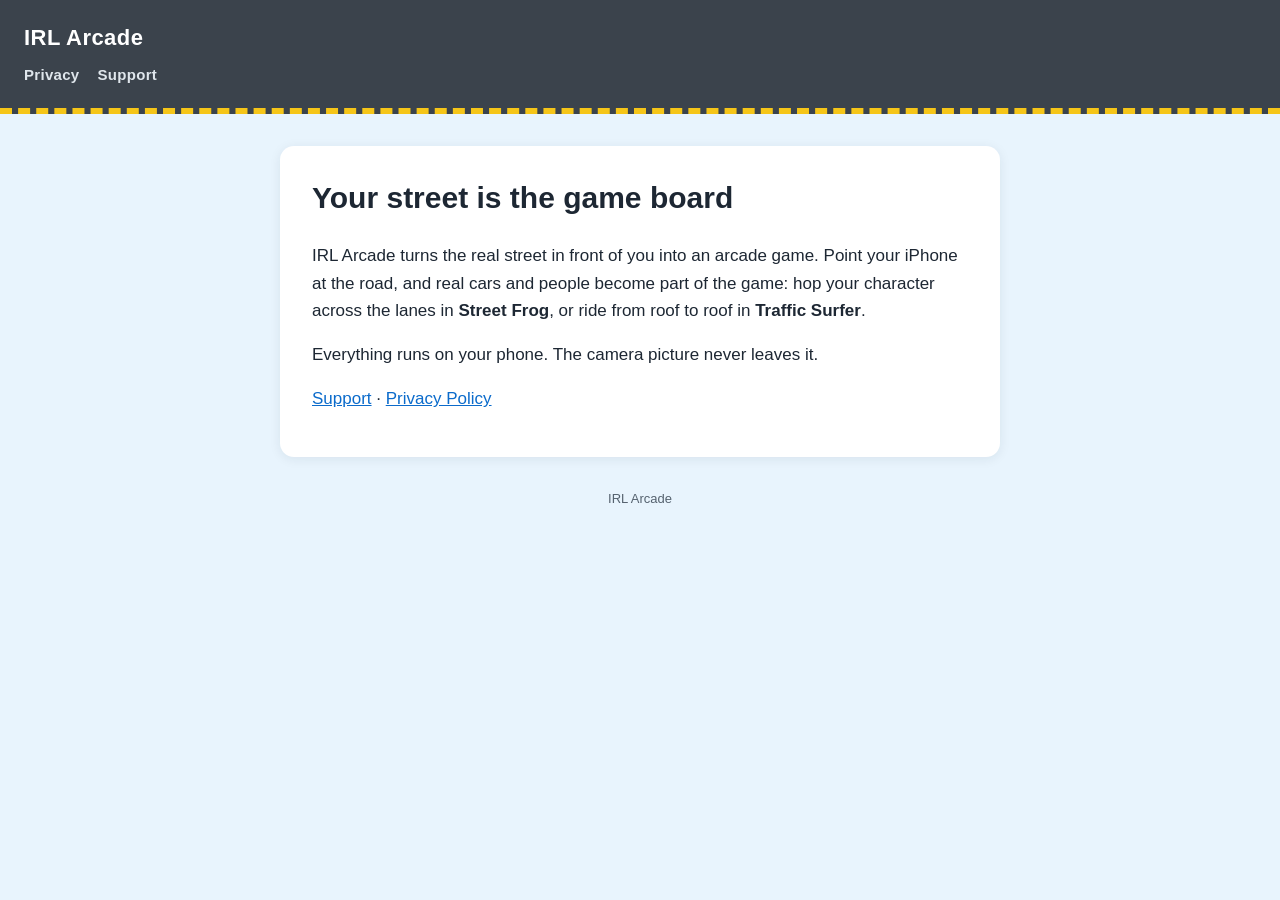
<file: index.html>
<!doctype html>
<html lang="en">
<head>
<meta charset="utf-8">
<meta name="viewport" content="width=device-width, initial-scale=1">
<title>IRL Arcade</title>
<link rel="stylesheet" href="style.css">
</head>
<body>
<header>
  <a href="index.html">IRL Arcade</a>
  <nav><a href="privacy.html">Privacy</a><a href="support.html">Support</a></nav>
</header>
<main>
  <h1>Your street is the game board</h1>
  <p>IRL Arcade turns the real street in front of you into an arcade game. Point your iPhone at the road, and real cars and people become part of the game: hop your character across the lanes in <strong>Street Frog</strong>, or ride from roof to roof in <strong>Traffic Surfer</strong>.</p>
  <p>Everything runs on your phone. The camera picture never leaves it.</p>
  <p><a href="support.html">Support</a> · <a href="privacy.html">Privacy Policy</a></p>
</main>
<footer>IRL Arcade</footer>
</body>
</html>
</file>
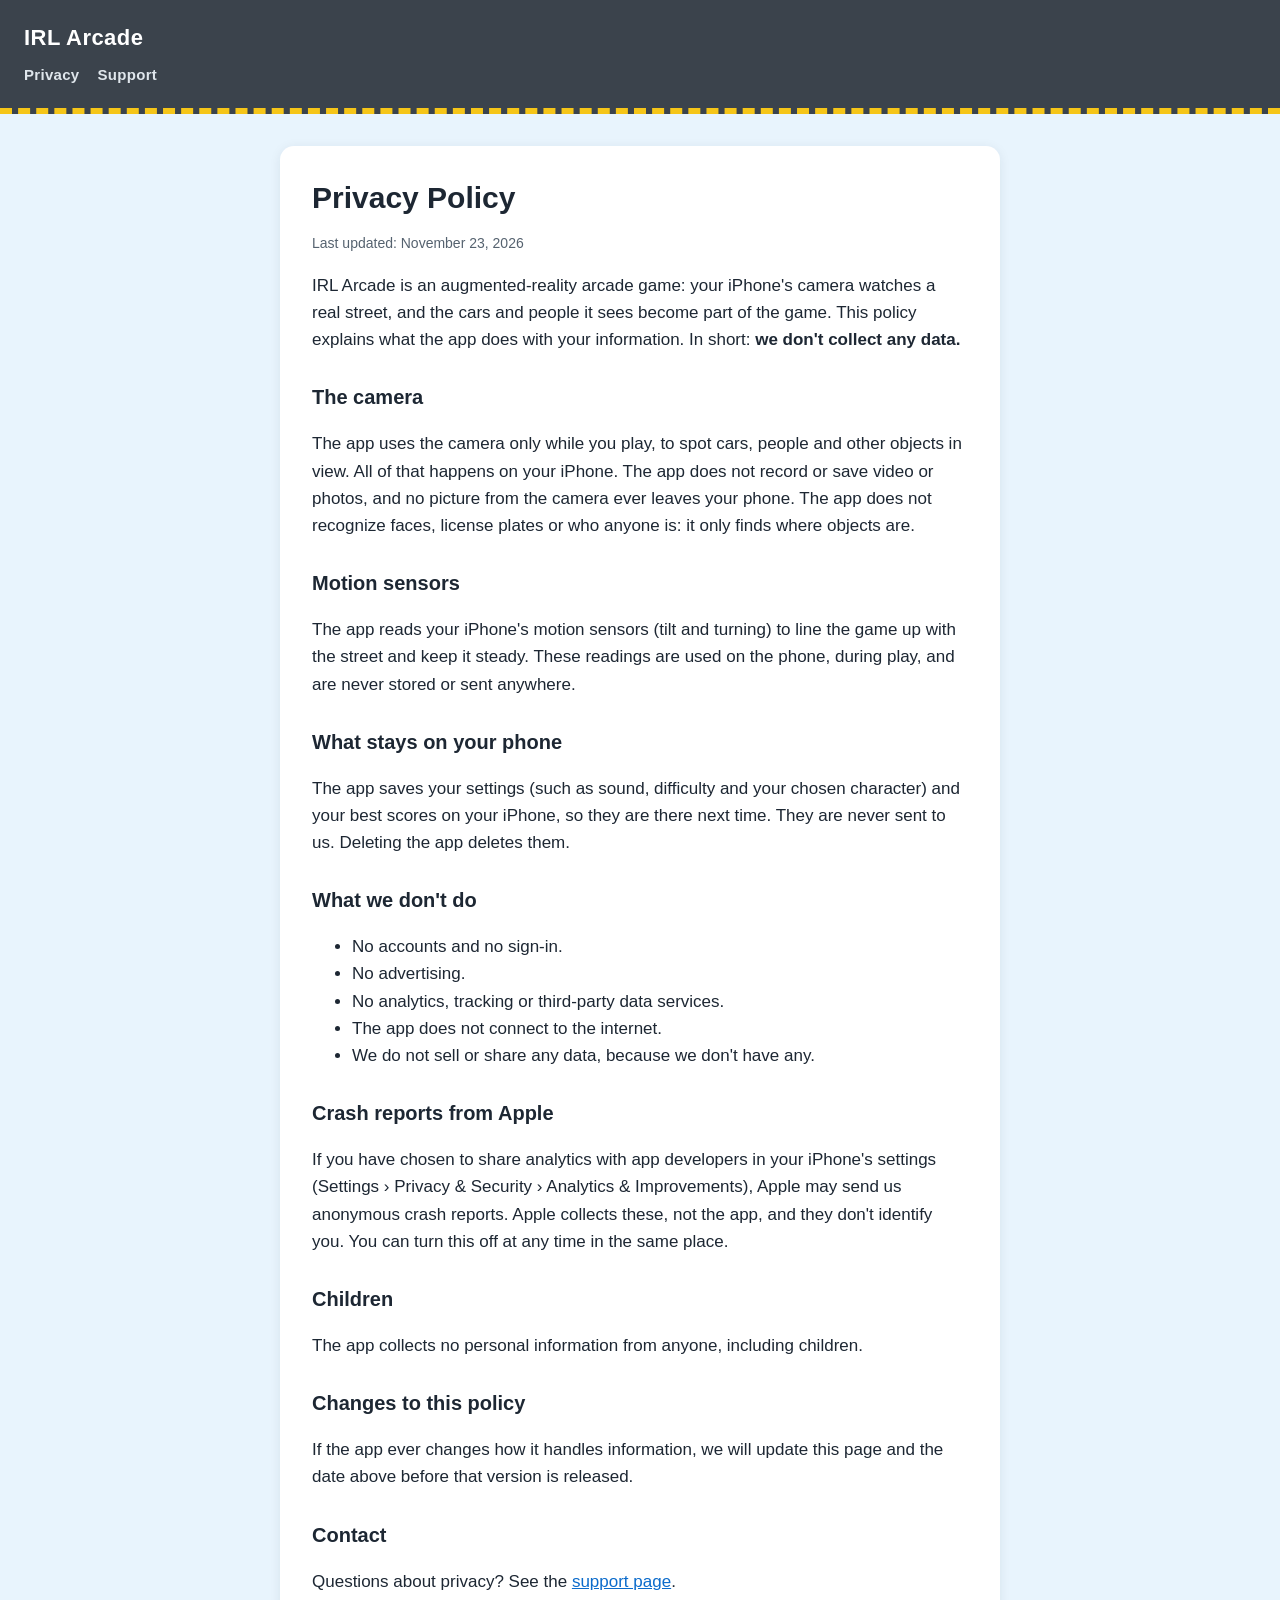
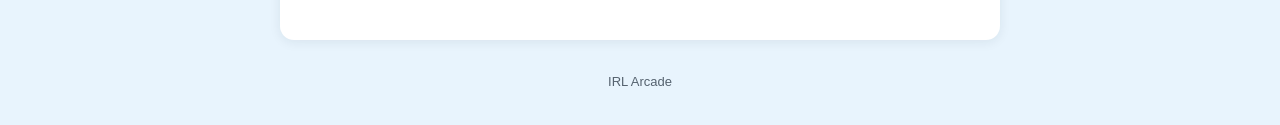
<file: privacy.html>
<!doctype html>
<html lang="en">
<head>
<meta charset="utf-8">
<meta name="viewport" content="width=device-width, initial-scale=1">
<title>IRL Arcade · Privacy Policy</title>
<link rel="stylesheet" href="style.css">
</head>
<body>
<header>
  <a href="index.html">IRL Arcade</a>
  <nav><a href="privacy.html">Privacy</a><a href="support.html">Support</a></nav>
</header>
<main>
  <h1>Privacy Policy</h1>
  <p class="updated">Last updated: November 23, 2026</p>

  <p>IRL Arcade is an augmented-reality arcade game: your iPhone's camera watches a real street, and the cars and people it sees become part of the game. This policy explains what the app does with your information. In short: <strong>we don't collect any data.</strong></p>

  <h2>The camera</h2>
  <p>The app uses the camera only while you play, to spot cars, people and other objects in view. All of that happens on your iPhone. The app does not record or save video or photos, and no picture from the camera ever leaves your phone. The app does not recognize faces, license plates or who anyone is: it only finds where objects are.</p>

  <h2>Motion sensors</h2>
  <p>The app reads your iPhone's motion sensors (tilt and turning) to line the game up with the street and keep it steady. These readings are used on the phone, during play, and are never stored or sent anywhere.</p>

  <h2>What stays on your phone</h2>
  <p>The app saves your settings (such as sound, difficulty and your chosen character) and your best scores on your iPhone, so they are there next time. They are never sent to us. Deleting the app deletes them.</p>

  <h2>What we don't do</h2>
  <ul>
    <li>No accounts and no sign-in.</li>
    <li>No advertising.</li>
    <li>No analytics, tracking or third-party data services.</li>
    <li>The app does not connect to the internet.</li>
    <li>We do not sell or share any data, because we don't have any.</li>
  </ul>

  <h2>Crash reports from Apple</h2>
  <p>If you have chosen to share analytics with app developers in your iPhone's settings (Settings › Privacy &amp; Security › Analytics &amp; Improvements), Apple may send us anonymous crash reports. Apple collects these, not the app, and they don't identify you. You can turn this off at any time in the same place.</p>

  <h2>Children</h2>
  <p>The app collects no personal information from anyone, including children.</p>

  <h2>Changes to this policy</h2>
  <p>If the app ever changes how it handles information, we will update this page and the date above before that version is released.</p>

  <h2>Contact</h2>
  <p>Questions about privacy? See the <a href="support.html">support page</a>.</p>
</main>
<footer>IRL Arcade</footer>
</body>
</html>
</file>
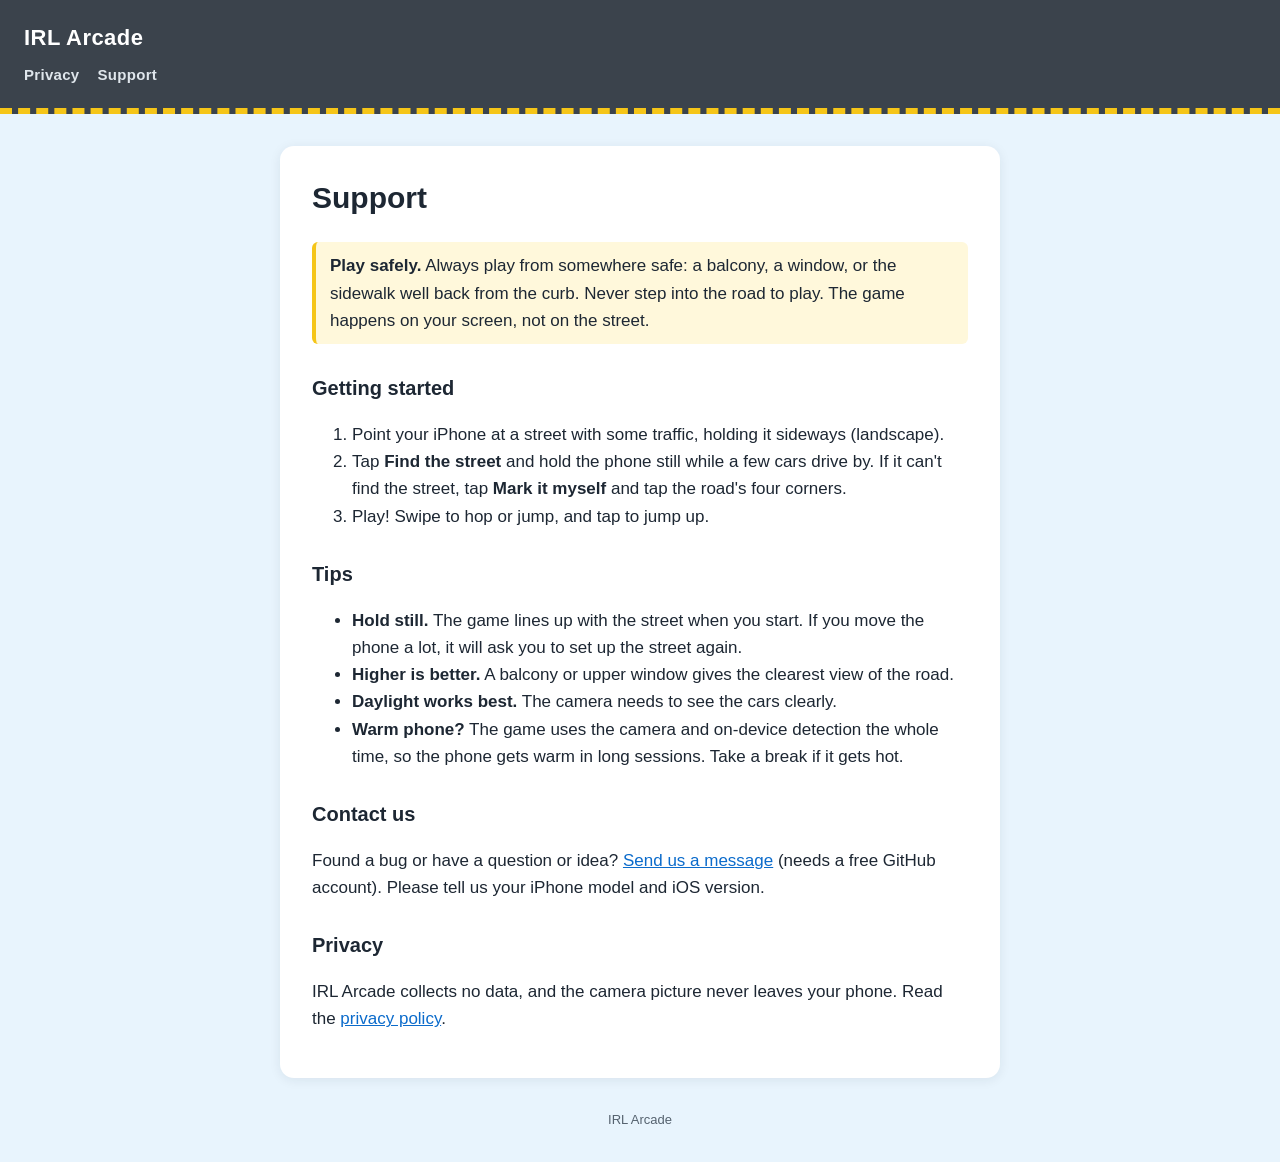
<file: support.html>
<!doctype html>
<html lang="en">
<head>
<meta charset="utf-8">
<meta name="viewport" content="width=device-width, initial-scale=1">
<title>IRL Arcade · Support</title>
<link rel="stylesheet" href="style.css">
</head>
<body>
<header>
  <a href="index.html">IRL Arcade</a>
  <nav><a href="privacy.html">Privacy</a><a href="support.html">Support</a></nav>
</header>
<main>
  <h1>Support</h1>

  <p class="note"><strong>Play safely.</strong> Always play from somewhere safe: a balcony, a window, or the sidewalk well back from the curb. Never step into the road to play. The game happens on your screen, not on the street.</p>

  <h2>Getting started</h2>
  <ol>
    <li>Point your iPhone at a street with some traffic, holding it sideways (landscape).</li>
    <li>Tap <strong>Find the street</strong> and hold the phone still while a few cars drive by. If it can't find the street, tap <strong>Mark it myself</strong> and tap the road's four corners.</li>
    <li>Play! Swipe to hop or jump, and tap to jump up.</li>
  </ol>

  <h2>Tips</h2>
  <ul>
    <li><strong>Hold still.</strong> The game lines up with the street when you start. If you move the phone a lot, it will ask you to set up the street again.</li>
    <li><strong>Higher is better.</strong> A balcony or upper window gives the clearest view of the road.</li>
    <li><strong>Daylight works best.</strong> The camera needs to see the cars clearly.</li>
    <li><strong>Warm phone?</strong> The game uses the camera and on-device detection the whole time, so the phone gets warm in long sessions. Take a break if it gets hot.</li>
  </ul>

  <h2>Contact us</h2>
  <p>Found a bug or have a question or idea? <a href="https://github.com/wallstreetbets/irl-arcade-site/issues/new">Send us a message</a> (needs a free GitHub account). Please tell us your iPhone model and iOS version.</p>

  <h2>Privacy</h2>
  <p>IRL Arcade collects no data, and the camera picture never leaves your phone. Read the <a href="privacy.html">privacy policy</a>.</p>
</main>
<footer>IRL Arcade</footer>
</body>
</html>
</file>
<file: style.css>
:root {
  --sky: #e8f4fd;
  --ink: #1d2733;
  --muted: #55626f;
  --asphalt: #3b434c;
  --line: #f5c518;
  --link: #0b6bcb;
}
* { box-sizing: border-box; }
body {
  margin: 0;
  font: 17px/1.6 -apple-system, BlinkMacSystemFont, "Segoe UI", Roboto, Helvetica, Arial, sans-serif;
  color: var(--ink);
  background: var(--sky);
}
header {
  background: var(--asphalt);
  border-bottom: 6px dashed var(--line);
  padding: 20px 24px;
}
header a { color: #fff; text-decoration: none; font-weight: 700; font-size: 22px; letter-spacing: 0.02em; }
nav { margin-top: 6px; }
nav a { color: #dfe6ec; margin-right: 18px; font-size: 15px; text-decoration: none; }
nav a:hover { color: var(--line); }
main {
  max-width: 720px;
  margin: 32px auto;
  padding: 28px 32px;
  background: #fff;
  border-radius: 14px;
  box-shadow: 0 2px 12px rgba(29, 39, 51, 0.08);
}
h1 { margin-top: 0; font-size: 30px; }
h2 { font-size: 20px; margin-top: 28px; }
a { color: var(--link); }
.updated { color: var(--muted); font-size: 14px; margin-top: -10px; }
.note { background: #fff8db; border-left: 4px solid var(--line); padding: 10px 14px; border-radius: 6px; }
footer { text-align: center; color: var(--muted); font-size: 13px; padding: 0 16px 32px; }
</file>
